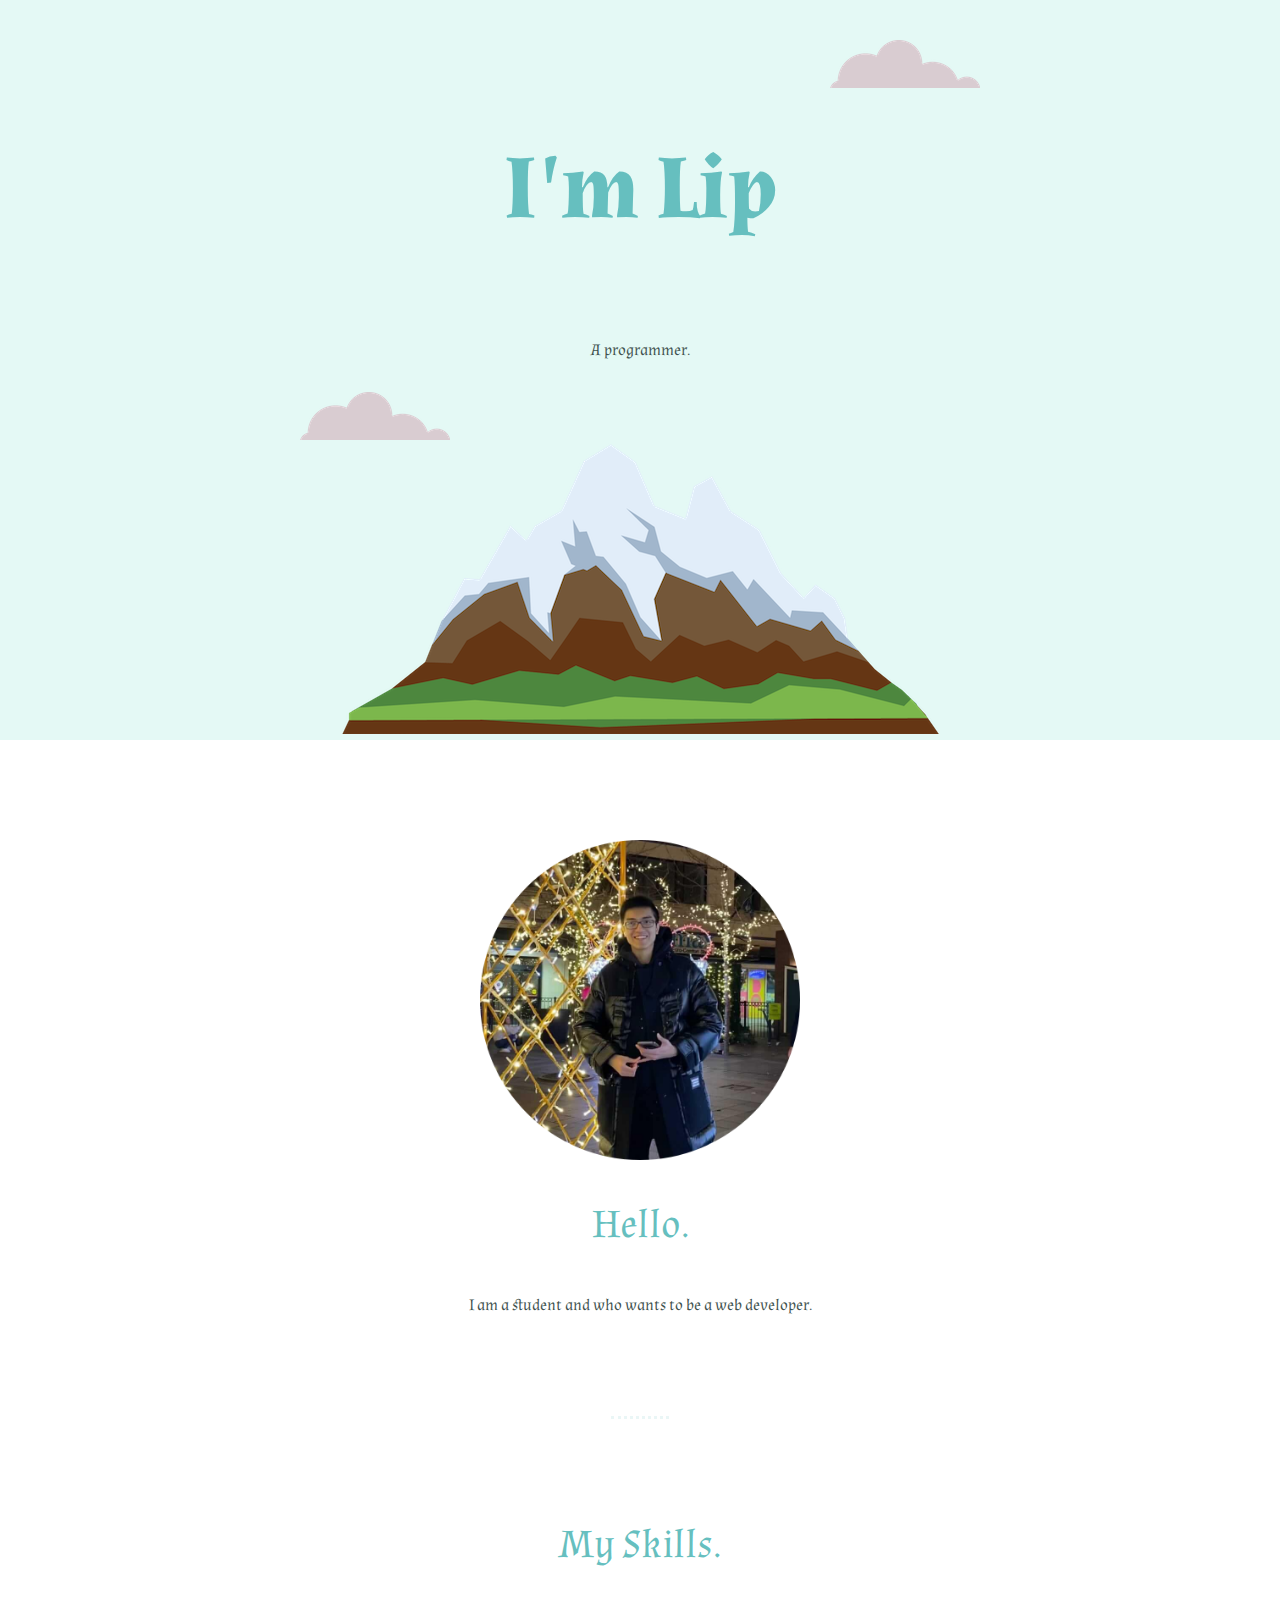
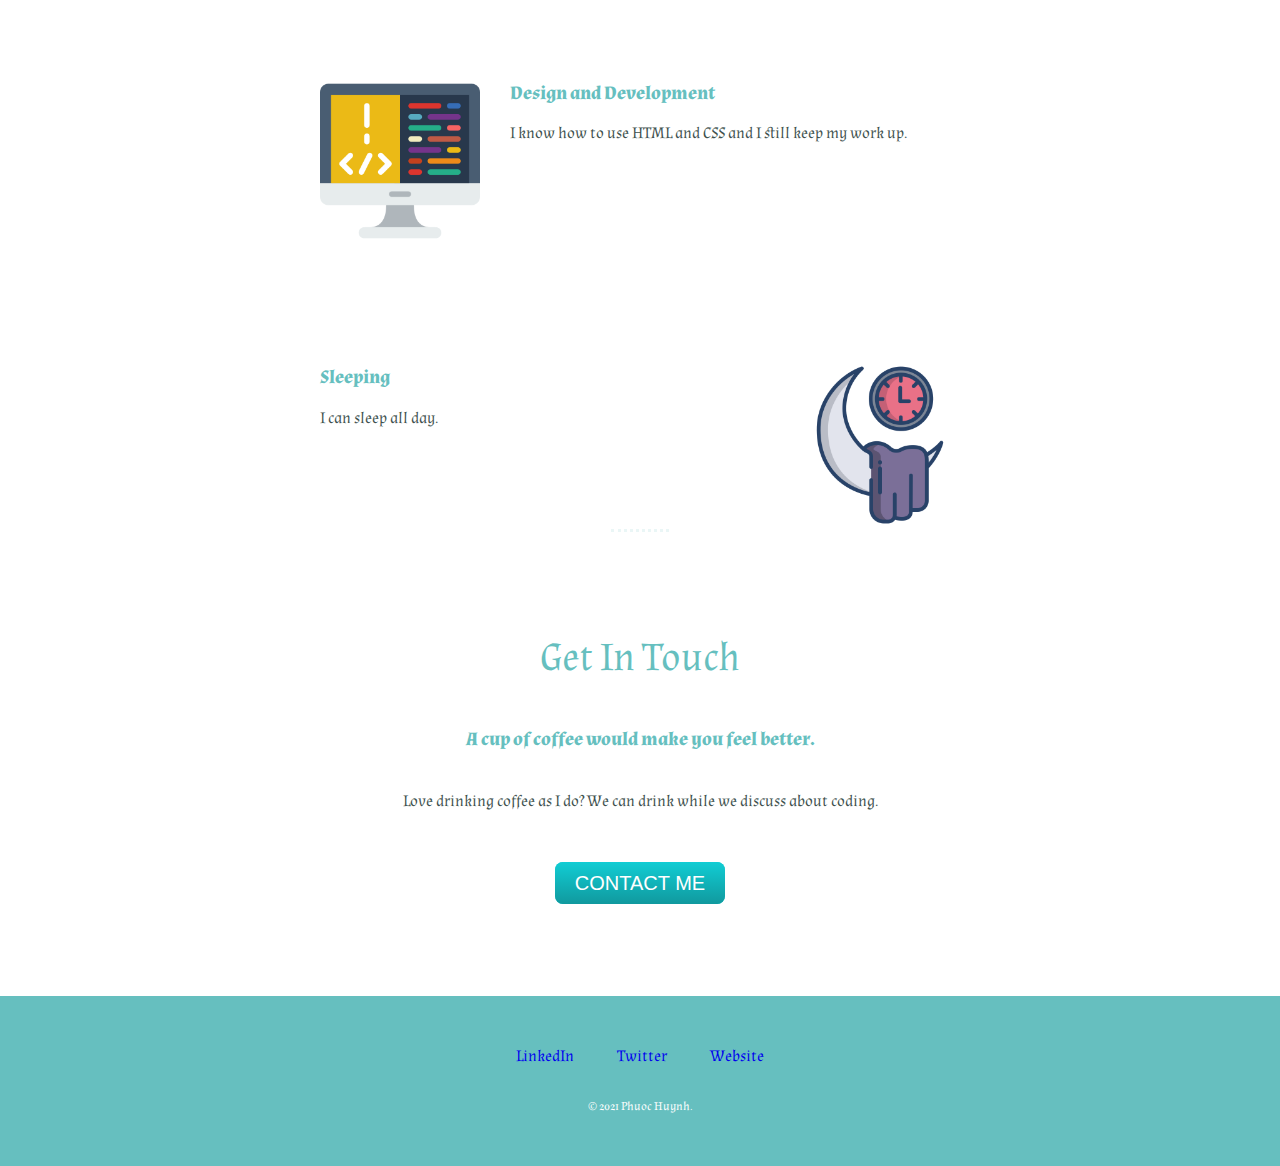
<file: index.html>
<!DOCTYPE html>
<html>
    <head>
        <title>Stylised Personal Website</title>
        <meta charset="utf-8">
        <link rel="stylesheet" href="css/styles.css">
        <link rel="icon" href="favicon.ico">
        <link rel="preconnect" href="https://fonts.gstatic.com">
        <link href="https://fonts.googleapis.com/css2?family=Almendra&family=KoHo:wght@200&display=swap" rel="stylesheet">
    </head>
    <body>
        <div class="top">
            <img class="top-cloud" src="images/cloud.png" alt="cloud-image" loading="lazy">
            <h1>I'm Lip</h1>
            <p class="programmer">A programmer.</p>
            <img class="bottom-cloud" src="images/cloud.png" alt="cloud-image" loading="lazy"> 
            <img src="images/mountain.png" alt="mountain-image" loading="lazy">
        </div>
        <div class="middle">
                <div class="profile">
                  <img class="avatar" src="images/circle-cropped - Copy.png" alt="avartar-image">
                  <h2>Hello.</h2>
                  <p class="intro">I am a student and who wants to be a web developer.</p>
                </div>
                <hr>
                <div class="skills">
                  <h2>My Skills.</h2>
                  <div class="skill-row">
                    <img class="coding" src="images/coding.png" alt="coding-image">
                    <h3>Design and Development</h3>
                    <p>I know how to use HTML and CSS and I still keep my work up.</p>
                  </div>
                  <br>
                  <div class="skill-row">
                    <img class="sleeping" src="images/night.png" alt="sleeping-image">
                    <h3>Sleeping</h3>
                    <p>I can sleep all day.</p>
                  </div>
                </div>
                <hr>
                <div class="contact-me">
                  <h2>Get In Touch</h2>
                  <h3>A cup of coffee would make you feel better.</h3>
                  <p class="contact-message">Love drinking coffee as I do? We can drink while we discuss about coding.</p>
                  <a class="btn" href="mailto:williamhuynh99@email.com">CONTACT ME</a>
                </div>
              </div>   
        <div class="bottom">
            <a class="footer-link" href="https://www.linkedin.com/">LinkedIn</a>
            <a class="footer-link" href="https://twitter.com/">Twitter</a>
            <a class="footer-link" href="index2.html">Website</a>
            <p class="copyright">© 2021 Phuoc Huynh.</p> 
        </div>
       </body>
</html>
</file>
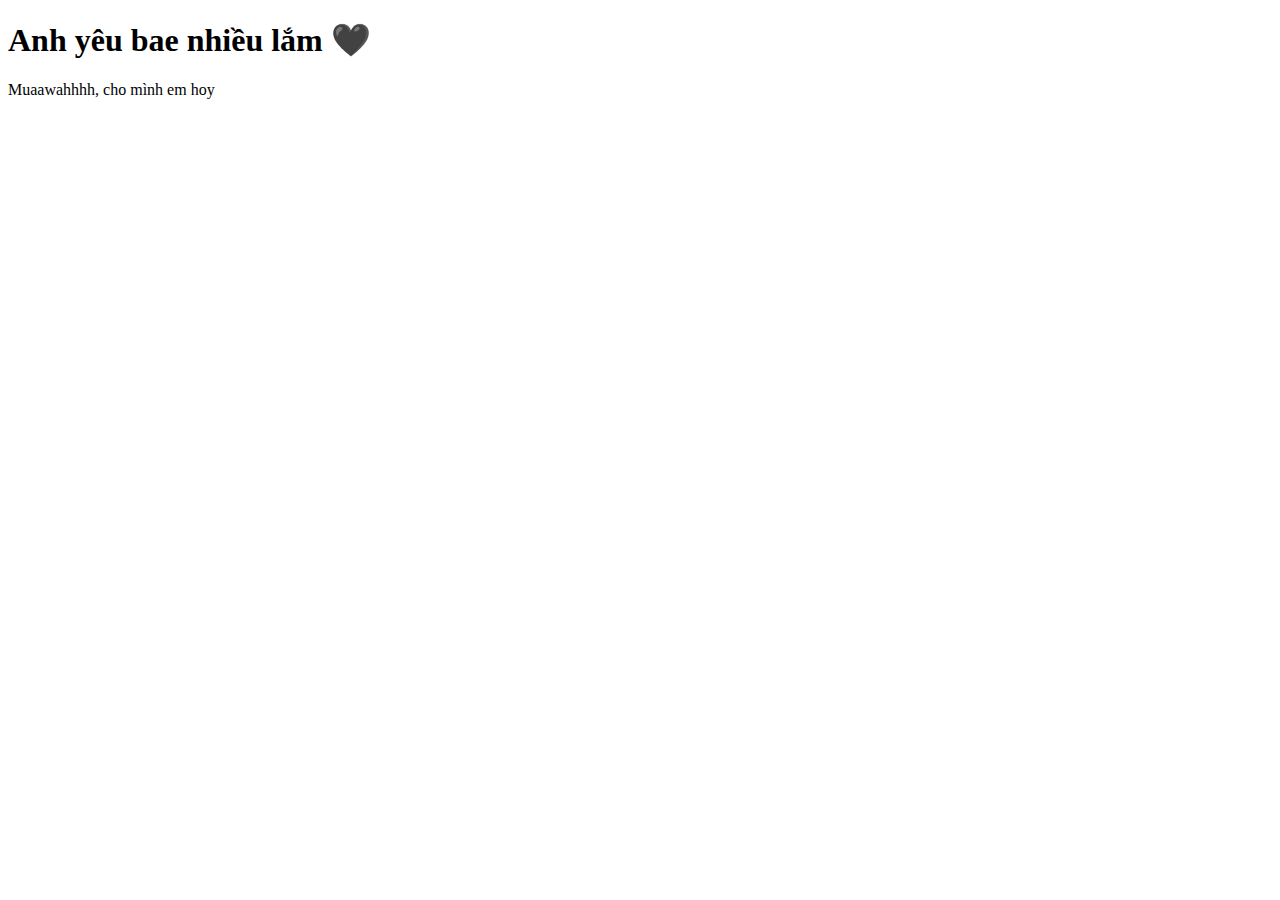
<file: index2.html>
<!DOCTYPE html>
<html lang="en">
    <head>
        <title>index2</title>
        <meta charset="utf-8">
    </head>
    <body>
        <h1>Anh yêu bae nhiều lắm 🖤</h1>
        <p>Muaawahhhh, cho mình em hoy</p>
    </body>
</html>
</file>
<file: css/styles.css>
body {
    color: #40514E;
    margin: 0;
    text-align: center;  
    font-family: 'Almendra', serif;
}

h1 {
    color: #66BFBF;
    line-height: 2;
    font-size: 5.625rem;
    margin-top: 0;
}

h2 {
    color:#66BFBF;
    font-size: 2.5rem;
    font-weight: normal;
    padding-bottom: 10px;
}

h3 {
    color: #66BFBF;
}

.programmer {
    font-weight: normal;
}
.top {
    background-color: #E4F9F5;
    position: relative;
    padding-top: 100px;
    
}

.middle {
    margin: 100px 0;
}

.bottom {
   background-color: #66BFBF;
   padding: 50px 0 20px;
}

.top-cloud {
    position: absolute;
    right: 300px;
    top: 40px;
}
.bottom-cloud {
    position: absolute;
    left: 300px;
    bottom: 300px;
}

.intro {
    width: 30%;
    margin: auto;
}

.skill-row {
    width: 50%;
    margin: 100px auto 100px auto;
    text-align: left;
}

hr {
    border: dotted #EAF6F6;
    width: 4%;
    border-bottom: none;
    margin: 100px auto;
}

.avatar {
    width: 25%;
}

.coding {
    width: 25%;
    float: left;
    margin-right: 30px;
}

.sleeping {
    width: 25%;
    float: right;
    margin-left: 30px;
}

.contact-message {
    width: 40%;
    margin: 40px auto 60px;
}

a {
    margin: 10px 20px;
    text-decoration: none;
}

a:hover {
    color: white;
}

.btn {
    background: #11cdd4;
    background-image: -webkit-linear-gradient(top, #11cdd4, #11999e);
    background-image: -moz-linear-gradient(top, #11cdd4, #11999e);
    background-image: -ms-linear-gradient(top, #11cdd4, #11999e);
    background-image: -o-linear-gradient(top, #11cdd4, #11999e);
    background-image: linear-gradient(to bottom, #11cdd4, #11999e);
    -webkit-border-radius: 8;
    -moz-border-radius: 8;
    border-radius: 8px;
    font-family: Arial;
    color: #ffffff;
    font-size: 20px;
    padding: 10px 20px 10px 20px;
    text-decoration: none;
  }
  
  .btn:hover {
    background: #30e3cb;
    background-image: -webkit-linear-gradient(top, #30e3cb, #2bc4ad);
    background-image: -moz-linear-gradient(top, #30e3cb, #2bc4ad);
    background-image: -ms-linear-gradient(top, #30e3cb, #2bc4ad);
    background-image: -o-linear-gradient(top, #30e3cb, #2bc4ad);
    background-image: linear-gradient(to bottom, #30e3cb, #2bc4ad);
    text-decoration: none;
  }

  .copyright {
      color: white;
      font-size: 0.75em;
      padding: 20px 0;
  }
</file>
